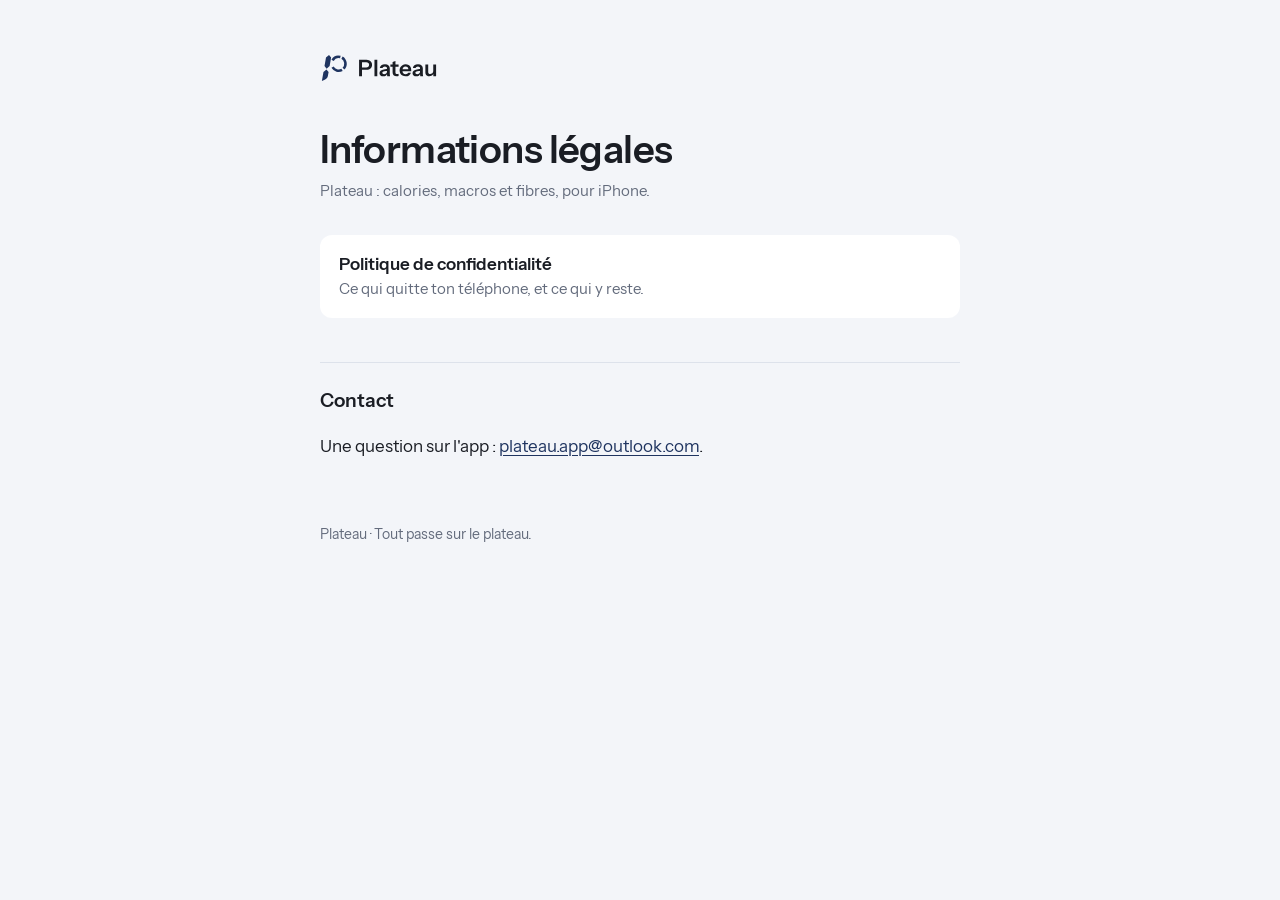
<file: index.html>
<!doctype html>
<html lang="fr">
<head>
  <meta charset="utf-8">
  <meta name="viewport" content="width=device-width, initial-scale=1">
  <title>Plateau — Informations légales</title>
  <meta name="description" content="Pages légales de Plateau, l'app iPhone de suivi des calories, des macros et des fibres.">
  <meta name="theme-color" content="#1F3460">
  <link rel="icon" href="assets/favicon.ico" sizes="48x48">
  <link rel="icon" href="assets/favicon.svg" type="image/svg+xml">
  <link rel="apple-touch-icon" href="assets/apple-touch-icon.png">
  <link rel="manifest" href="assets/site.webmanifest">
  <link rel="stylesheet" href="assets/style.css">
</head>
<body>
<main>
  <a class="logo" href="./"><img src="assets/plateau-horizontal.svg" alt="Plateau" width="118" height="40"></a>
  <h1>Informations légales</h1>
  <p class="meta">Plateau : calories, macros et fibres, pour iPhone.</p>
  <ul class="liens">
    <li><a href="confidentialite/">Politique de confidentialité<span>Ce qui quitte ton téléphone, et ce qui y reste.</span></a></li>
  </ul>
  <h2>Contact</h2>
  <p>Une question sur l'app : <a href="mailto:plateau.app@outlook.com">plateau.app@outlook.com</a>.</p>
  <footer>Plateau · Tout passe sur le plateau.</footer>
</main>
</body>
</html>
</file>
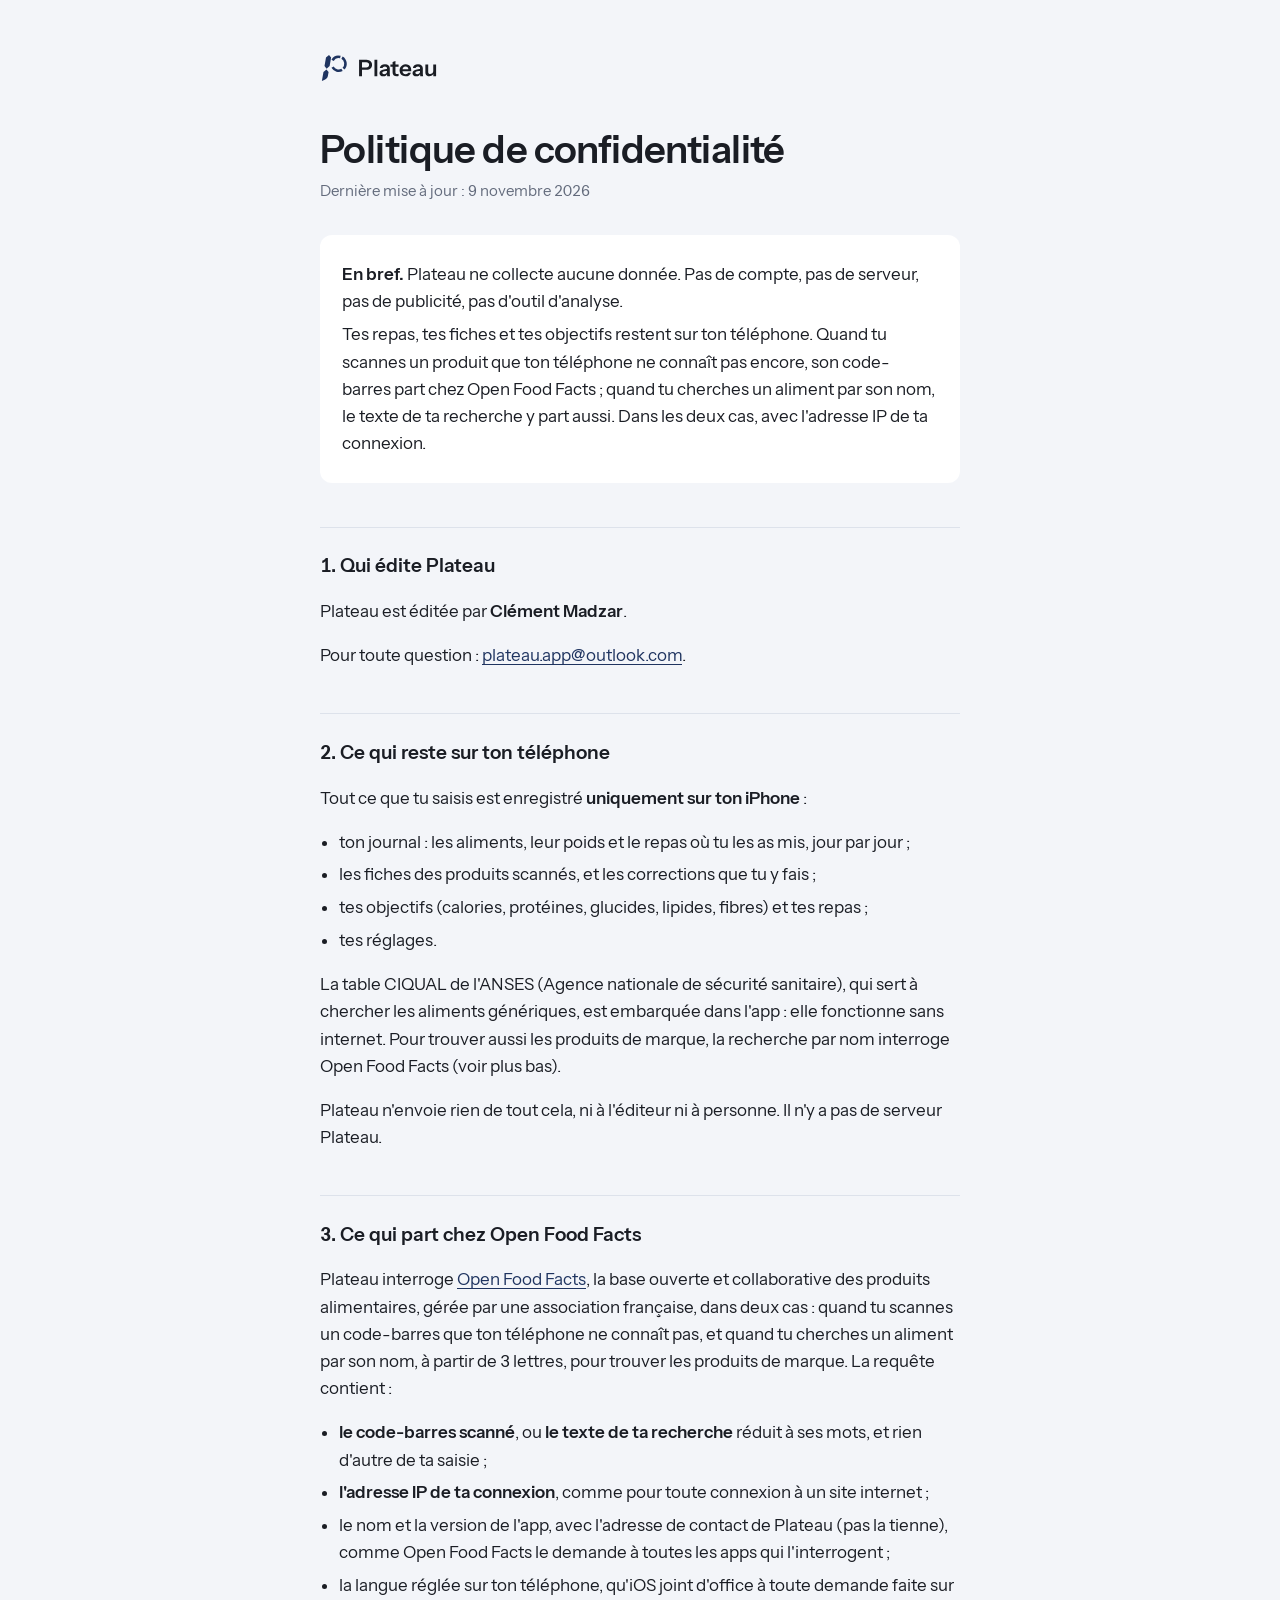
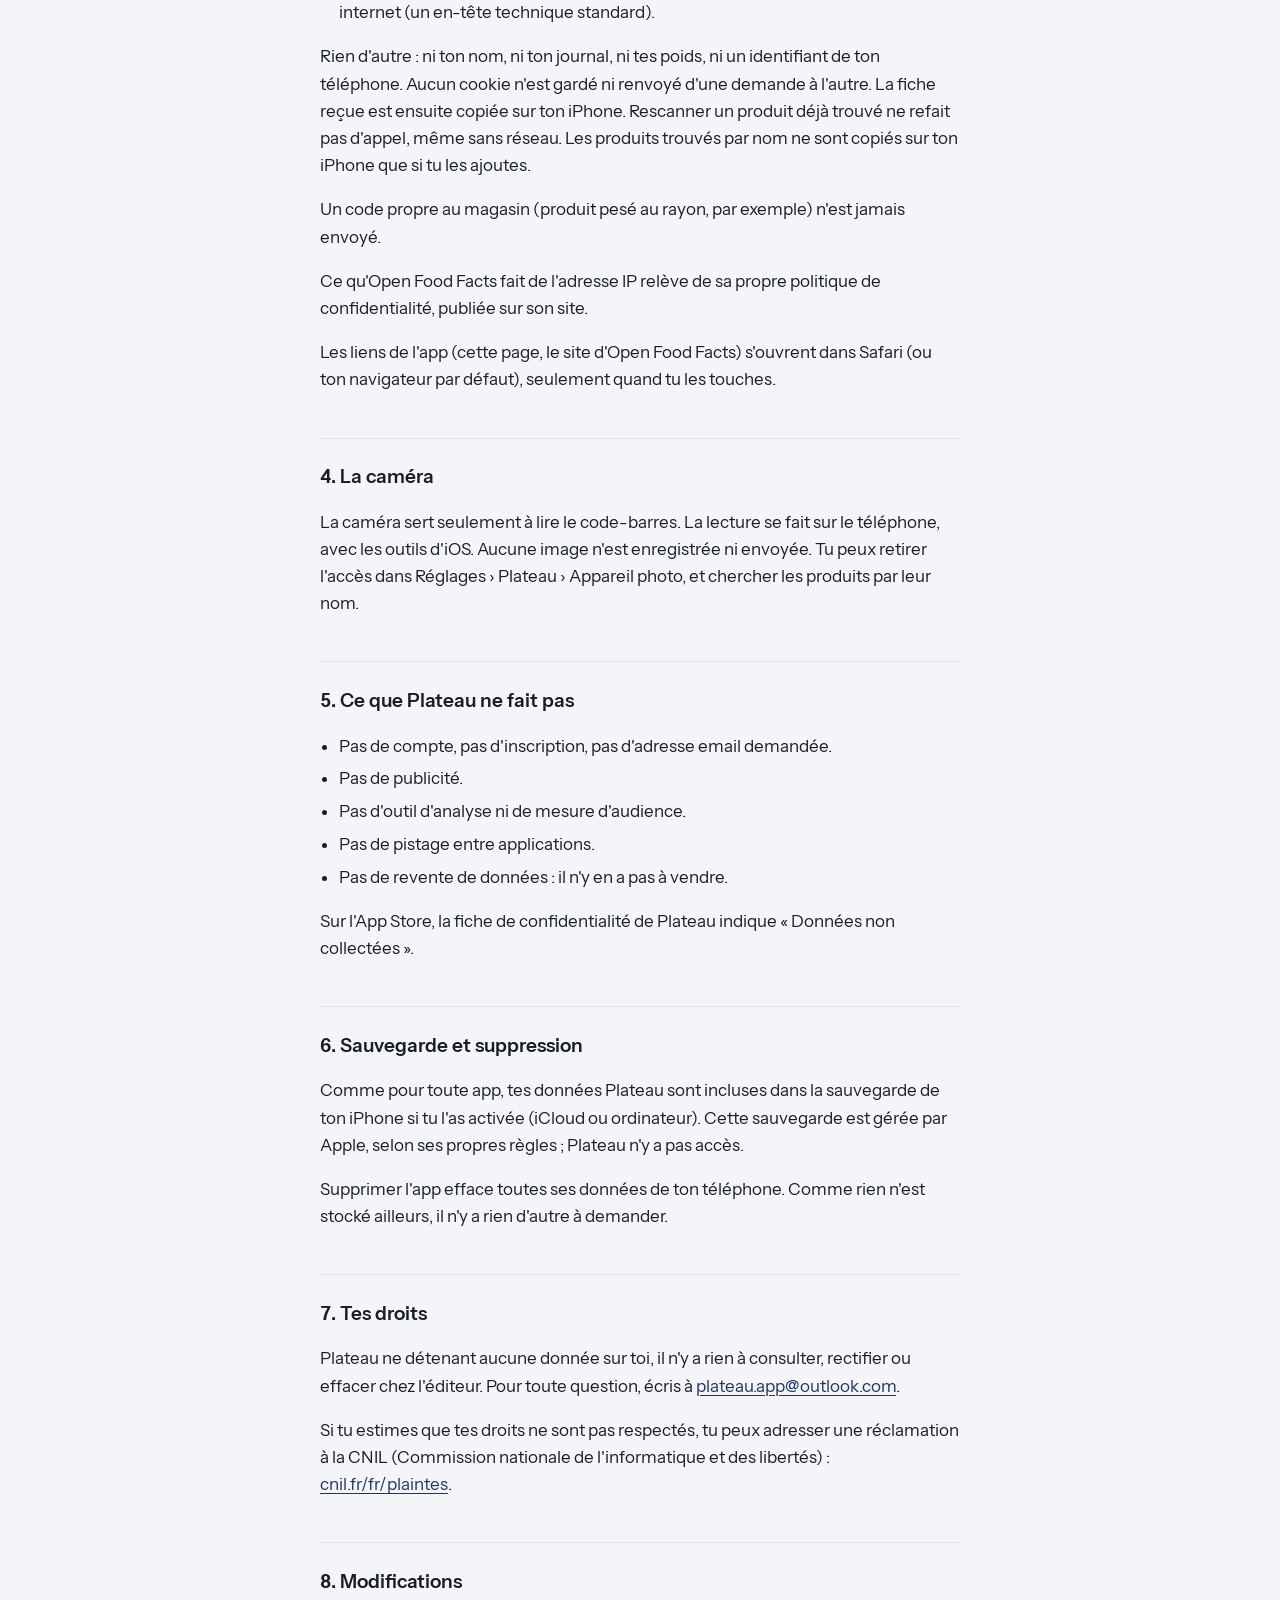
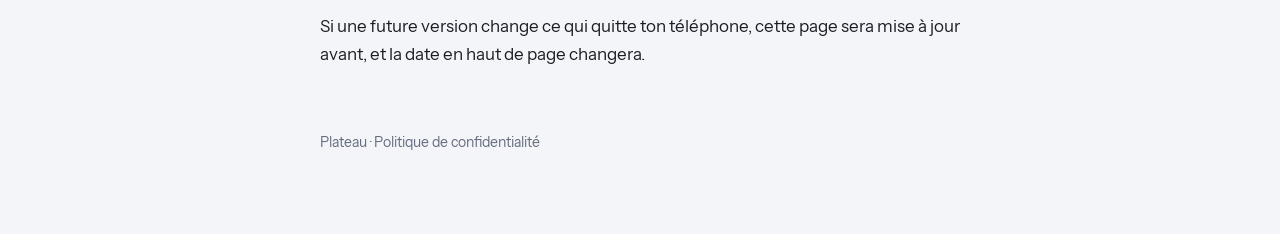
<file: confidentialite/index.html>
<!doctype html>
<html lang="fr">
<head>
  <meta charset="utf-8">
  <meta name="viewport" content="width=device-width, initial-scale=1">
  <title>Plateau — Politique de confidentialité</title>
  <meta name="description" content="Plateau ne collecte aucune donnée : pas de compte, pas de publicité, pas d'outil d'analyse. Seuls le code-barres scanné et le texte de ta recherche partent chez Open Food Facts.">
  <meta name="theme-color" content="#1F3460">
  <link rel="icon" href="../assets/favicon.ico" sizes="48x48">
  <link rel="icon" href="../assets/favicon.svg" type="image/svg+xml">
  <link rel="apple-touch-icon" href="../assets/apple-touch-icon.png">
  <link rel="manifest" href="../assets/site.webmanifest">
  <link rel="stylesheet" href="../assets/style.css">
</head>
<body>
<main>
  <a class="logo" href="../"><img src="../assets/plateau-horizontal.svg" alt="Plateau" width="118" height="40"></a>
  <h1>Politique de confidentialité</h1>
  <p class="meta">Dernière mise à jour : 9 novembre 2026</p>

  <div class="carte">
    <p><strong>En bref.</strong> Plateau ne collecte aucune donnée. Pas de compte, pas de serveur,
      pas de publicité, pas d'outil d'analyse.</p>
    <p>Tes repas, tes fiches et tes objectifs restent sur ton téléphone. Quand tu scannes un
      produit que ton téléphone ne connaît pas encore, son code-barres part chez Open Food Facts ;
      quand tu cherches un aliment par son nom, le texte de ta recherche y part aussi. Dans les
      deux cas, avec l'adresse IP de ta connexion.</p>
  </div>

  <h2>1. Qui édite Plateau</h2>
  <p>Plateau est éditée par <strong>Clément Madzar</strong>.</p>
  <p>Pour toute question : <a href="mailto:plateau.app@outlook.com">plateau.app@outlook.com</a>.</p>

  <h2>2. Ce qui reste sur ton téléphone</h2>
  <p>Tout ce que tu saisis est enregistré <strong>uniquement sur ton iPhone</strong> :</p>
  <ul>
    <li>ton journal : les aliments, leur poids et le repas où tu les as mis, jour par jour ;</li>
    <li>les fiches des produits scannés, et les corrections que tu y fais ;</li>
    <li>tes objectifs (calories, protéines, glucides, lipides, fibres) et tes repas ;</li>
    <li>tes réglages.</li>
  </ul>
  <p>La table CIQUAL de l'ANSES (Agence nationale de sécurité sanitaire), qui sert à chercher les
    aliments génériques, est embarquée dans l'app : elle fonctionne sans internet. Pour
    trouver aussi les produits de marque, la recherche par nom interroge Open Food Facts (voir
    plus bas).</p>
  <p>Plateau n'envoie rien de tout cela, ni à l'éditeur ni à personne. Il n'y a pas de serveur
    Plateau.</p>

  <h2>3. Ce qui part chez Open Food Facts</h2>
  <p>Plateau interroge
    <a href="https://world.openfoodfacts.org">Open Food Facts</a>, la base ouverte et collaborative
    des produits alimentaires, gérée par une association française, dans deux cas : quand tu
    scannes un code-barres que ton téléphone ne connaît pas, et quand tu cherches un aliment par
    son nom, à partir de 3 lettres, pour trouver les produits de marque. La requête contient :</p>
  <ul>
    <li><strong>le code-barres scanné</strong>, ou <strong>le texte de ta recherche</strong> réduit
      à ses mots, et rien d'autre de ta saisie ;</li>
    <li><strong>l'adresse IP de ta connexion</strong>, comme pour toute connexion à un site
      internet ;</li>
    <li>le nom et la version de l'app, avec l'adresse de contact de Plateau (pas la tienne), comme
      Open Food Facts le demande à toutes les apps qui l'interrogent ;</li>
    <li>la langue réglée sur ton téléphone, qu'iOS joint d'office à toute demande faite sur
      internet (un en-tête technique standard).</li>
  </ul>
  <p>Rien d'autre : ni ton nom, ni ton journal, ni tes poids, ni un identifiant de ton téléphone.
    Aucun cookie n'est gardé ni renvoyé d'une demande à l'autre. La fiche reçue est ensuite copiée
    sur ton iPhone. Rescanner un produit déjà trouvé ne refait pas d'appel, même sans réseau.
    Les produits trouvés par nom ne sont copiés sur ton iPhone que si tu les ajoutes.</p>
  <p>Un code propre au magasin (produit pesé au rayon, par exemple) n'est jamais envoyé.</p>
  <p>Ce qu'Open Food Facts fait de l'adresse IP relève de sa propre politique de
    confidentialité, publiée sur son site.</p>

  <p>Les liens de l'app (cette page, le site d'Open Food Facts) s'ouvrent dans Safari (ou ton
    navigateur par défaut), seulement quand tu les touches.</p>

  <h2>4. La caméra</h2>
  <p>La caméra sert seulement à lire le code-barres. La lecture se fait sur le téléphone, avec les
    outils d'iOS. Aucune image n'est enregistrée ni envoyée. Tu peux retirer l'accès dans
    Réglages&nbsp;› Plateau&nbsp;› Appareil photo, et chercher les produits par leur nom.</p>

  <h2>5. Ce que Plateau ne fait pas</h2>
  <ul>
    <li>Pas de compte, pas d'inscription, pas d'adresse email demandée.</li>
    <li>Pas de publicité.</li>
    <li>Pas d'outil d'analyse ni de mesure d'audience.</li>
    <li>Pas de pistage entre applications.</li>
    <li>Pas de revente de données : il n'y en a pas à vendre.</li>
  </ul>
  <p>Sur l'App Store, la fiche de confidentialité de Plateau indique « Données non collectées ».</p>

  <h2>6. Sauvegarde et suppression</h2>
  <p>Comme pour toute app, tes données Plateau sont incluses dans la sauvegarde de ton iPhone si
    tu l'as activée (iCloud ou ordinateur). Cette sauvegarde est gérée par Apple, selon ses
    propres règles ; Plateau n'y a pas accès.</p>
  <p>Supprimer l'app efface toutes ses données de ton téléphone. Comme rien n'est stocké
    ailleurs, il n'y a rien d'autre à demander.</p>

  <h2>7. Tes droits</h2>
  <p>Plateau ne détenant aucune donnée sur toi, il n'y a rien à consulter, rectifier ou effacer
    chez l'éditeur. Pour toute question, écris à
    <a href="mailto:plateau.app@outlook.com">plateau.app@outlook.com</a>.</p>
  <p>Si tu estimes que tes droits ne sont pas respectés, tu peux adresser une réclamation à la
    CNIL (Commission nationale de l'informatique et des libertés) :
    <a href="https://www.cnil.fr/fr/plaintes">cnil.fr/fr/plaintes</a>.</p>

  <h2>8. Modifications</h2>
  <p>Si une future version change ce qui quitte ton téléphone, cette page sera mise à jour avant,
    et la date en haut de page changera.</p>

  <footer>Plateau · Politique de confidentialité</footer>
</main>
</body>
</html>
</file>
<file: assets/style.css>
/* Couleurs de la marque Plateau (BRAND.md) : mode clair seulement, comme l'app. */
:root {
  --brume: #F3F5F9;
  --blanc: #FFFFFF;
  --encre: #1A1D24;
  --marine: #1F3460;
  --gris: #636B7C;
  --trait: #DDE2EB;
  color-scheme: light;
}

/* Instrument Sans hébergée ici (licence OFL, fonts/OFL.txt) : aucune requête vers un tiers. */
@font-face {
  font-family: "Instrument Sans";
  font-style: normal;
  font-weight: 400;
  font-display: swap;
  src: url("fonts/InstrumentSans-Regular.woff2") format("woff2");
}

@font-face {
  font-family: "Instrument Sans";
  font-style: normal;
  font-weight: 600;
  font-display: swap;
  src: url("fonts/InstrumentSans-SemiBold.woff2") format("woff2");
}

* { box-sizing: border-box; }

html { -webkit-text-size-adjust: 100%; }

body {
  margin: 0;
  background: var(--brume);
  color: var(--encre);
  font: 17px/1.6 "Instrument Sans", -apple-system, BlinkMacSystemFont, "SF Pro Text", "Helvetica Neue", Arial, sans-serif;
  font-variant-numeric: tabular-nums;
}

main {
  max-width: 42rem;
  margin: 0 auto;
  padding: 3rem 1rem 5rem;
}

.logo { display: inline-block; line-height: 0; }
.logo img { height: 40px; width: auto; }

h1 {
  font-weight: 600;
  font-size: clamp(1.9rem, 6vw, 2.4rem);
  line-height: 1.15;
  letter-spacing: -0.015em;
  margin: 2rem 0 0.4rem;
}

.meta { color: var(--gris); margin: 0 0 2rem; font-size: 0.95rem; }

h2 {
  font-weight: 600;
  font-size: 1.2rem;
  margin: 2.75rem 0 0.6rem;
  padding-top: 1.4rem;
  border-top: 1px solid var(--trait);
}

p, li { color: var(--encre); }
ul { padding-left: 1.2rem; }
li { margin: 0.35rem 0; }

a { color: var(--marine); text-underline-offset: 3px; }

.carte {
  background: var(--blanc);
  border-radius: 12px;
  padding: 1.2rem 1.35rem;
  margin: 0 0 1rem;
}
.carte p { margin: 0.4rem 0; }
.carte strong { font-weight: 600; }

.table-wrap { overflow-x: auto; margin: 1rem 0; }
table { width: 100%; border-collapse: collapse; font-size: 0.93rem; min-width: 30rem; background: var(--blanc); border-radius: 12px; }
th, td { text-align: left; vertical-align: top; padding: 0.7rem 0.85rem; border-bottom: 1px solid var(--trait); }
tr:last-child td { border-bottom: 0; }
th { color: var(--gris); font-weight: 600; font-size: 0.8rem; text-transform: uppercase; letter-spacing: 0.05em; }

.gris { color: var(--gris); }

footer { margin-top: 4rem; color: var(--gris); font-size: 0.85rem; }

.liens { list-style: none; padding: 0; }
.liens li { margin: 0.75rem 0; }
.liens a {
  display: block;
  background: var(--blanc);
  border-radius: 12px;
  padding: 1rem 1.2rem;
  text-decoration: none;
  font-weight: 600;
  color: var(--encre);
}
.liens span { display: block; font-weight: 400; color: var(--gris); font-size: 0.92rem; }
</file>
